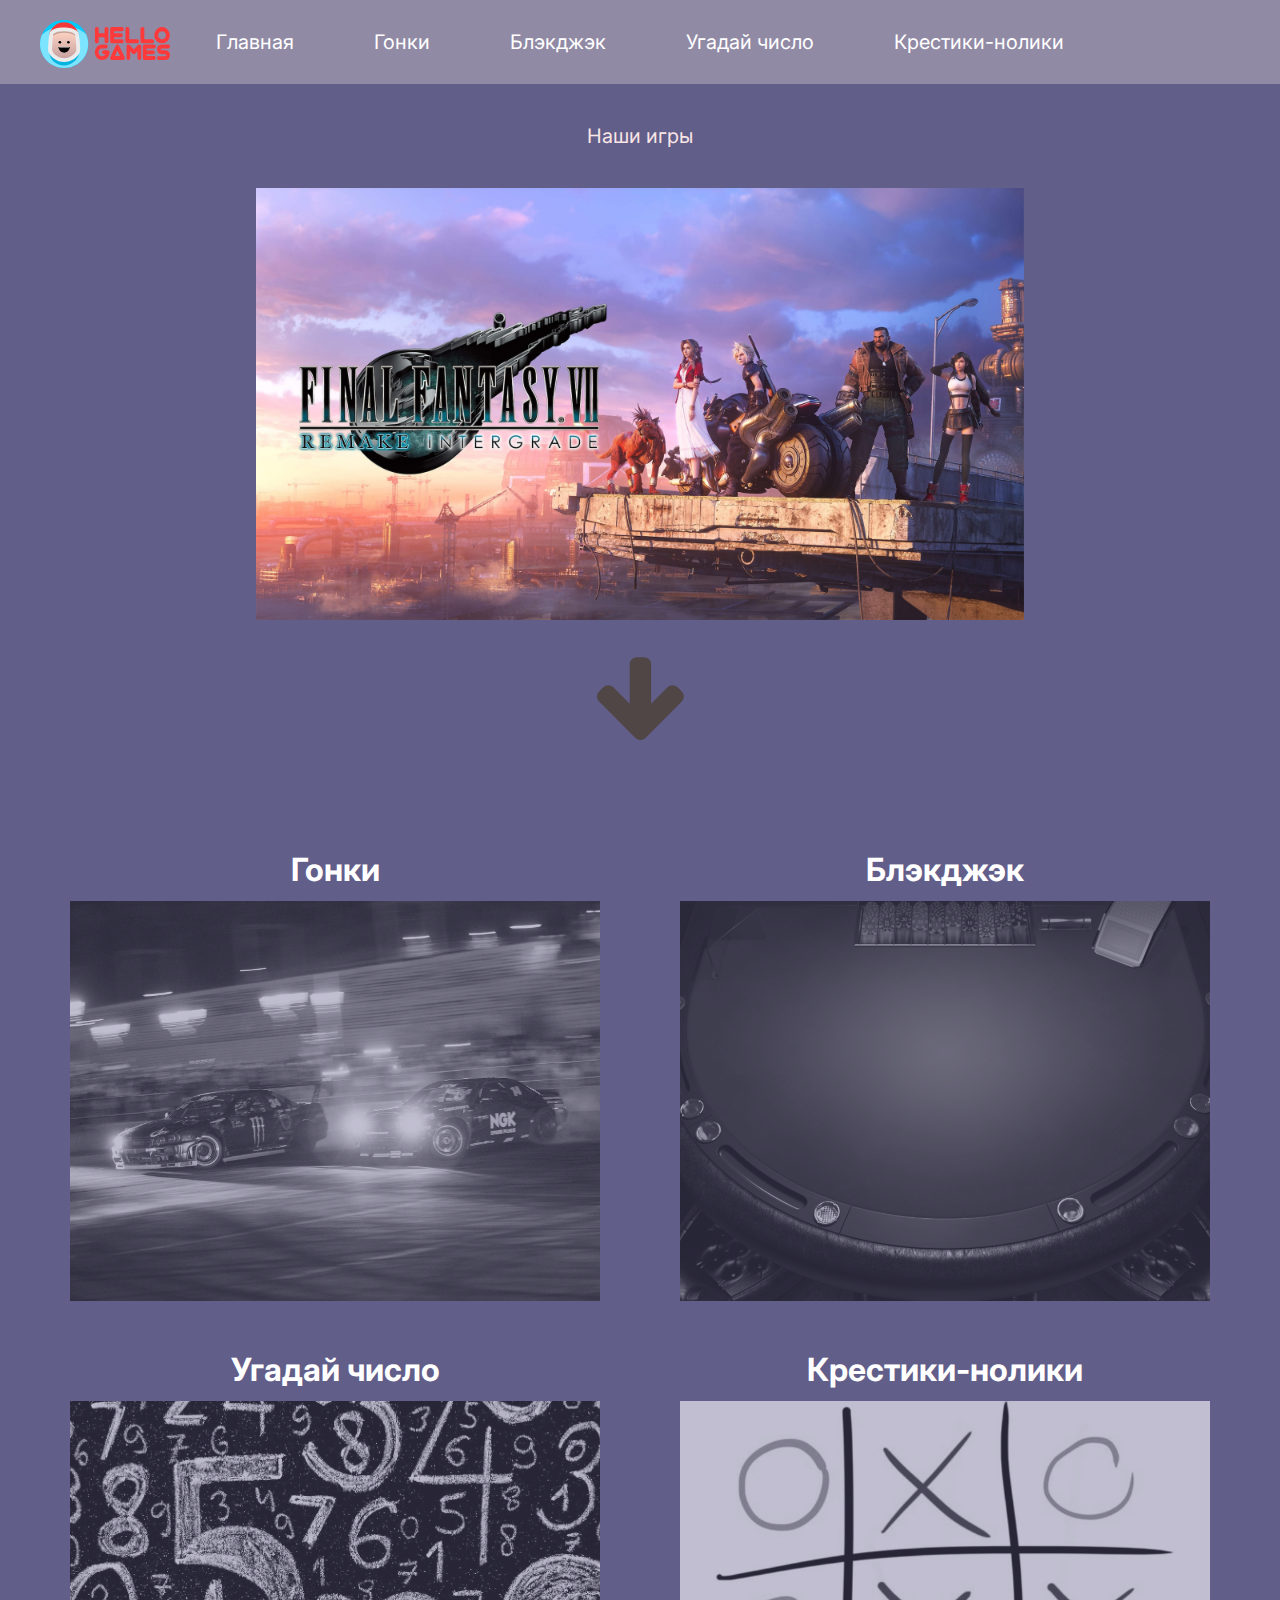
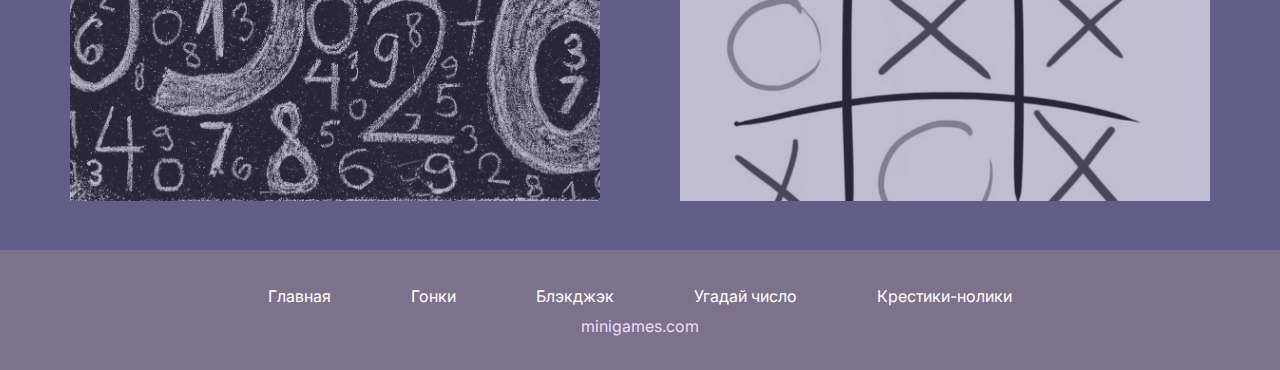
<file: index.html>
<!DOCTYPE html>
<html lang="en">
<head>
    <meta charset="UTF-8">
    <meta http-equiv="X-UA-Compatible" content="IE=edge">
    <meta name="viewport" content="width=device-width, initial-scale=1.0">
    <link rel="stylesheet" href="style.css">
    <link rel="stylesheet" href="font-awesome/css/font-awesome.min.css">
    <link rel="preconnect" href="https://fonts.googleapis.com">
    <link rel="preconnect" href="https://fonts.gstatic.com" crossorigin>
    <link href="https://fonts.googleapis.com/css2?family=Poppins:ital,wght@0,100;0,200;0,300;0,400;0,500;0,600;0,700;0,800;0,900;1,100;1,200;1,300;1,400;1,500;1,600;1,700;1,800;1,900&display=swap" rel="stylesheet">
    <link rel="preconnect" href="https://fonts.googleapis.com">
    <link rel="preconnect" href="https://fonts.gstatic.com" crossorigin>
    <link href="https://fonts.googleapis.com/css2?family=Inter:wght@100;200;300;400;500;600;700;800;900&display=swap" rel="stylesheet">
    <title>Document</title>
</head>
<body>
    <header>
    <img src="img/logo.svg" class="logo" alt="">
        <ul class="menu">
            <li><a href="index.html">Главная</a></li>
            <li><a href="race.html">Гонки</a></li>
            <li><a href="jack.html">Блэкджэк</a></li>
            <li><a href="guess.html">Угадай число</a></li>
            <li><a href="XO.html">Крестики-нолики</a></li>
        </ul>
    </header>
    <section class="slider">
        <h1>Наши игры</h1>
        <img src="img/slider.jpg" alt="">
    </section>
    <section class="main">
        <div class="top">
            <button class="arrow"><i class="fa fa-arrow-down" aria-hidden="true"></i></button>
        </div>
        <div class="down">
            <section class="firsthalf">
                <div class="item">
                    <h1>Гонки</h1>
                    <div class="demo1 demo">
                        <button><a href="race.html" class="play">Играть</a></button>
                    </div>
                </div>
                <div class="item">
                    <h1>Блэкджэк</h1>
                    <div class="demo2 demo">
                        <button><a href="jack.html" class="play">Играть</a></button>
                    </div>
                </div>
            </section>
            <section class="secondhalf">
                <div class="item">
                    <h1>Угадай число</h1>
                    <div class="demo3 demo">
                        <button><a href="guess.html" class="play">Играть</a></button>
                    </div>
                </div>
                <div class="item">
                    <h1>Крестики-нолики</h1>
                    <div class="demo4 demo">
                        <button><a href="XO.html" class="play">Играть</a></button>
                    </div>
                </div>
            </section>
        </div>
    </section>
    <footer>
      <div class="foot">
        <ul class="footer-menu">
            <li><a href="index.html">Главная</a></li>
            <li><a href="race.html">Гонки</a></li>
            <li><a href="jack">Блэкджэк</a></li>
            <li><a href="guess.html">Угадай число</a></li>
            <li><a href="XO.html">Крестики-нолики</a></li>
        </ul>
      </div>
        <p class="lik">minigames.com</p>
    </footer>
    <script src="script.js"></script>
</body>
</html>
</file>
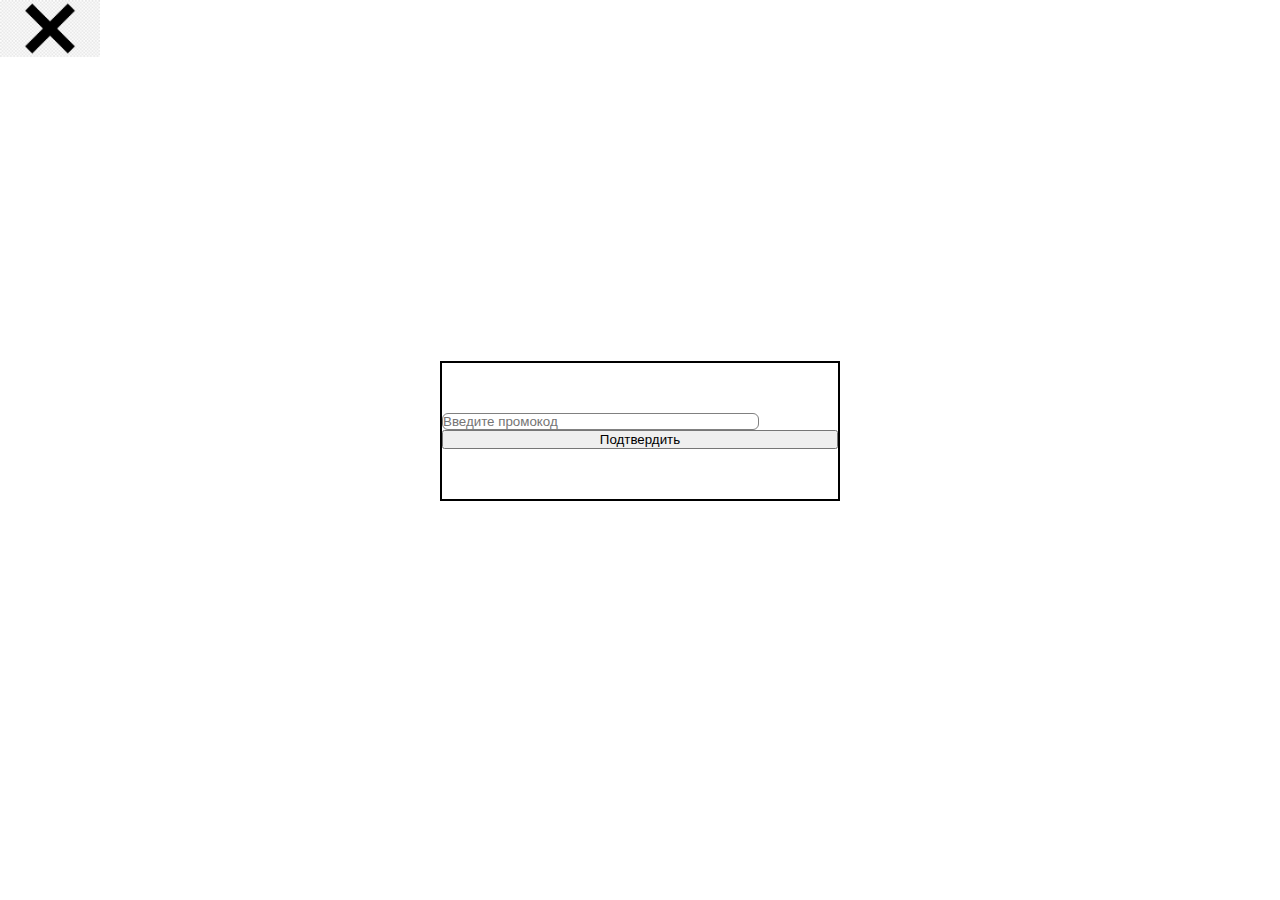
<file: promo.html>
<!DOCTYPE html>
<html lang="en">
<head>
    <meta charset="UTF-8">
    <meta http-equiv="X-UA-Compatible" content="IE=edge">
    <meta name="viewport" content="width=device-width, initial-scale=1.0">
    <link rel="stylesheet" href="promo.css">
    <title>промокод</title>
</head>
<body>
   
 <!--   <script src="script.js">
         <p>Ваши очки : <span class="money"></span> </p>
    </script>-->
    <div class="xo">
        <img src="img/XO.png" alt="" class="xos">
    </div>
    <div class="block">
        <input type="text" class="promocode" placeholder="Введите промокод">
        <button class="promo-ok">Подтвердить</button>
    </div>
    
    <script src="script.js"></script>
    <script type="module" src="promo.js"></script>
</body>
</html>
</file>
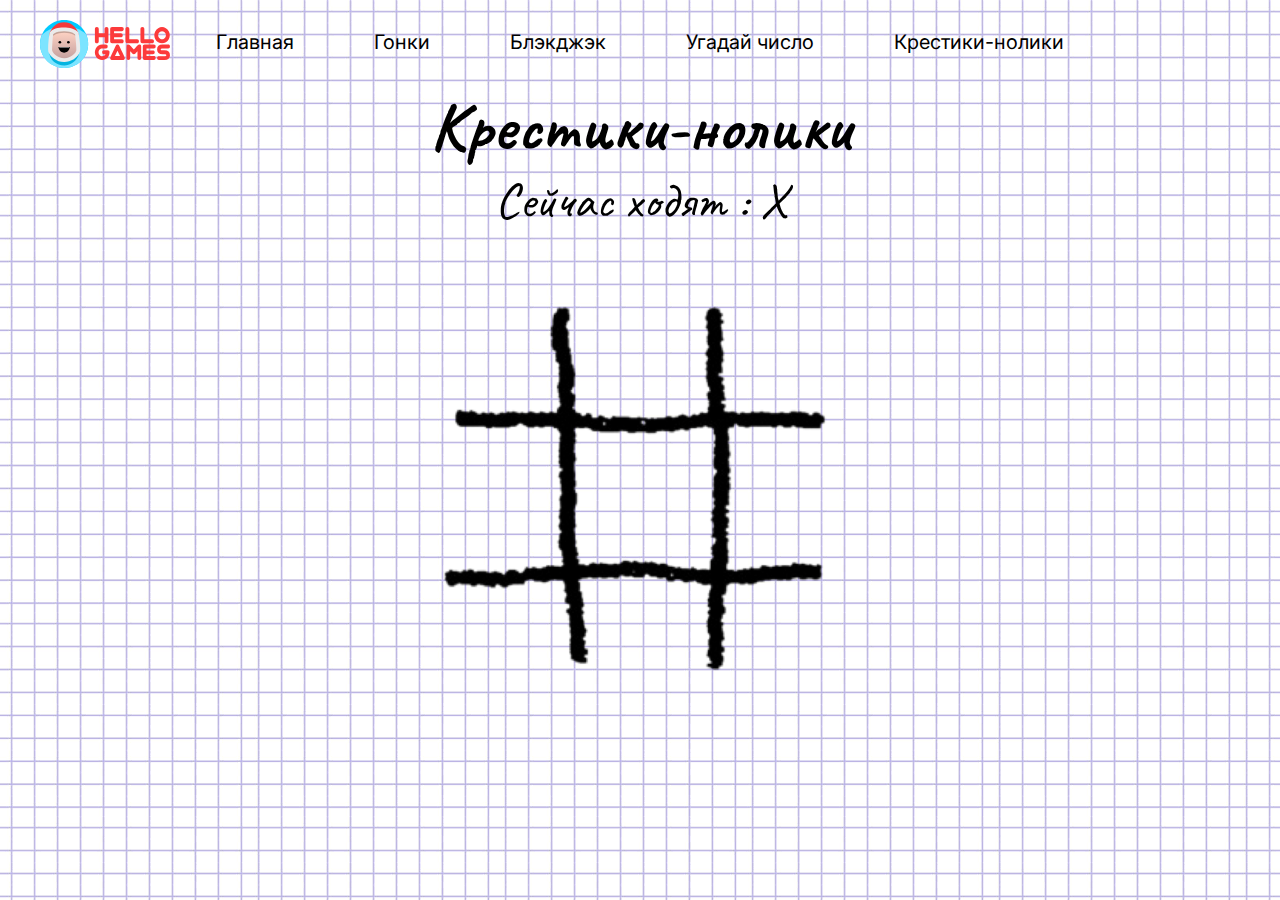
<file: XO.html>
<!DOCTYPE html>
<html lang="en">
<head>
    <meta charset="UTF-8">
    <meta http-equiv="X-UA-Compatible" content="IE=edge">
    <meta name="viewport" content="width=device-width, initial-scale=1.0">
    <link rel="stylesheet" href="XO.css">
    <link rel="stylesheet" href="font-awesome/css/font-awesome.min.css">
    <link rel="preconnect" href="https://fonts.googleapis.com">
    <link rel="preconnect" href="https://fonts.gstatic.com" crossorigin>
    <link href="https://fonts.googleapis.com/css2?family=Poppins:ital,wght@0,100;0,200;0,300;0,400;0,500;0,600;0,700;0,800;0,900;1,100;1,200;1,300;1,400;1,500;1,600;1,700;1,800;1,900&display=swap" rel="stylesheet">
    <link rel="preconnect" href="https://fonts.googleapis.com">
    <link rel="preconnect" href="https://fonts.gstatic.com" crossorigin>
    <link href="https://fonts.googleapis.com/css2?family=Inter:wght@100;200;300;400;500;600;700;800;900&display=swap" rel="stylesheet">
    <link rel="preconnect" href="https://fonts.googleapis.com">
    <link rel="preconnect" href="https://fonts.gstatic.com" crossorigin>
    <link href="https://fonts.googleapis.com/css2?family=Caveat:wght@400;500;600;700&display=swap" rel="stylesheet">
    <title>Крестики-нолики</title>
</head>
<body>
    <header>
        <img src="img/logo.svg" class="logo" alt="">
            <ul class="menu">
                <li><a href="index.html">Главная</a></li>
                <li><a href="race.html">Гонки</a></li>
                <li><a href="jack">Блэкджэк</a></li>
                <li><a href="guess.html">Угадай число</a></li>
                <li><a href="XO.html">Крестики-нолики</a></li>
            </ul>
            <div class="hamburger-menu">
                <img src="img/logo.svg" alt="">
                <input id="menu__toggle" type="checkbox"/>
                <label class="menu__btn" for="menu__toggle">
                <span></span>
                </label>
                <ul class="menu__box">
                    <li><a class="menu__item" href="index.html" style="color: #292727; text-decoration: none; font-size: 40px; font-family: 'Inter'; font-weight: 700; line-height: 2.1em;">Главная</a></li>                  
                    <li><a class="menu__item" href="race.html" style="color: #292727; text-decoration: none; font-size: 40px; font-family: 'Inter'; font-weight: 700; line-height: 2.1em">Гонки</a></li>                    
                    <li><a class="menu__item" href="jack.html" style="color: #292727; text-decoration: none; font-size: 40px; font-family: 'Inter'; font-weight: 700; line-height: 2.1em">Блэкджэк</a></li>                    
                    <li><a class="menu__item" href="guess.html" style="color: #292727; text-decoration: none; font-size: 40px; font-family: 'Inter'; font-weight: 700; line-height: 2.1em">Угадай число</a></li> 
                    <li><a class="menu__item" href="XO.html" style="color: #292727; text-decoration: none; font-size: 40px; font-family: 'Inter'; font-weight: 700; line-height: 2.1em">Крестики-нолики</a></li>                                     
                </ul>
            </div>
    </header>
    <h1 class="mainh1">Крестики-нолики</h1>
    <p class="who">Сейчас ходят : <span class="badge"></span></p>
    <!--<div class="main"> -->
        <div class="container">
            <div class="item"></div>
            <div class="item"></div>
            <div class="item"></div>
            <div class="item"></div>
            <div class="item"></div>
            <div class="item"></div>
            <div class="item"></div>
            <div class="item"></div>
            <div class="item"></div>
        </div> 
    <!--</div>-->
    <div class="iswinner"></div>
    <script src="XO.js"></script>
</body>
</html>
</file>
<file: style.css>
* {
    margin: 0;
    padding: 0;
    box-sizing: border-box;
}
body {
    font-family: 'Inter';
    background: #625e8a;
}
header {
    display: flex;
    justify-content: center;  
    background: #918aa5;
    width: 100%;
    justify-content: center;
    align-items: center;
}
header p {
    position: absolute;
    top: 30px;
    right: 120px;
    color: rgba(0,0,0,.38);
    font-family: 'Inter';
    font-size: 26px;
}
.logo {
    width: 130px;
    position: absolute;
    top: 20px;
    left: 40px;
}
.promo {
    position: absolute;
    top: 36px;
    right: 30px;
    width: 40px;
}
.promik {
    width: 40px;
}
.menu {
    display: flex;
    list-style: none;
    padding: 30px 0px;
}
.menu li {
    padding: 0px 60px;
    font-family: 'Poppins' ;
    color: #514646;
    font-size: 20px;
    font-family: 'Inter';
}
.menu li a {
    color: #fff;
}
.main {
    display: flex;
    justify-content: space-between;
}
.main h1 {
    font-family: 'Poppins';
    color: rgba(0,0,0,.38);
    text-align: center;
    font-size: 32px;
    color: #fff;
    font-family: 'Inter';
    padding-bottom: 12px;
}
.center-name {
    text-align: center;
    display: flex;
    justify-content: center;
}
.center-name h1 {
    color: rgba(0,0,0,.38);
    font-family: 'Inter';
}
.center-name hr {
    width: 100px;
}
.slider {
    display: flex;
    flex-direction: column;
    align-items: center;
}
.slider img {
    max-width: 60%;
}
.slider h1 {
    font-size: 20px;
    font-family: 'Inter';
    font-weight: 400;
    color: #f9e5e5;
    padding-top: 40px;
    padding-bottom: 40px;
}
.main {
    display: flex;
    flex-direction: column;
    align-items: center;
}
.top {
    padding-top: 30px;
}
.top i {
    font-size: 100px;
    color: #514646;
}
.top button {
    outline: none;
    border: none;
    background: none;
}
.down {
    padding-top: 100px;
}
.firsthalf {
    display: flex;
}
.secondhalf {
    display: flex;
}
.demo1 {
    background: url(img/race.jpg);
    transition: all 0.8s ease 0s;
    filter: grayscale(1);
}
.demo2 {
    background: url(img/blackjack.jpg);
    transition: all 0.8s ease 0s;
    filter: grayscale(1);
}
.demo3 {
    background:  url(img/guess.jfif);
    transition: all 0.8s ease 0s;
    filter: grayscale(1);
}
.demo4 {
    background-image: url(img/XO.jpg);
    transition: all 0.8s ease 0s;
    filter: grayscale(1);
}
.demo1:hover {
    background: url(img/race.jpg);
    background-size: cover;
    filter: grayscale(0);
}
.demo2:hover {
    background: url(img/blackjack.jpg);
    background-size: cover;
    filter: grayscale(0);
}
.demo3:hover {
    background: url(img/guess.jfif);
    background-size: cover;
    filter: grayscale(0);
}
.demo4:hover {
    background: url(img/XO.jpg);
    background-size: cover;
    filter: grayscale(0);
}
.demo {
    background-size: cover;
    height: 400px;
    opacity: 0.6;
    display: flex;
    flex-direction: column;
    justify-content: center;
    align-items: center;
}
.play {
    display: none;
    transition: 5s;
}
.item:hover .play {
    display: block;
}
.item {
    width: 530px;
    height: 500px;
    margin: 0px 40px;
}
.play {
    background: #918aa5;
    border: none;
    outline: none;
    border-radius: 10px;
    padding: 16px 50px;
    color: #fff;
    font-size: 30px;
}
.demo button {
    border: none;
    outline: none;
}
a {
    text-decoration: none;
    color: #000;
}
footer {
    background-color: #7d718c;
    height: 120px;
    color: aliceblue;
    padding: 36px;
}
.foot {
    display: flex;
    justify-content: center;
    align-items: center;
}
.footer-menu {
    display: flex;
    flex-direction: row;
    list-style: none;
}
.footer-menu li {
    padding: 0px 40px;
    color: #fff;
}
.footer-menu li a {
    color: #fff;
}
.lik {
    text-align: center;
    padding-top: 10px;
    color: rgb(239 218 255);
}
@media(max-width:1440px) {
    .menu li {
        padding: 0px 40px;
    }
}
@media(max-width:1260px) {
    .menu li a {
        font-size: 18px;
    }
    .menu li {
        padding: 0px 30px;
    }
}
@media(max-width:1140px) {
    .menu {
        padding-top: 30px;
        padding-bottom: 30px;
        padding-left: 100px;
    }
}
@media(max-width:1024px) {
    .menu {
        padding-left: 150px;
    }
    .menu li a {
        font-size: 16px;
    }
}
@media(max-width:898px) {
    .menu li {
        padding: 0px 20px;
    }
}
@media(max-width:826px) {
    .menu li {
        padding: 0px 16px;
    }
    .logo {
        left: 20px;
    }
}
@media(max-width: 768px) {
    .menu {
        display: none;
    }
    .hamburger-menu img {
        position: fixed;
        top:0px;
        left:20px; 
    }
    .hamburger-menu {
        display: block;
        z-index: 7;
        height: 100px;
        width: 100%;
        position: fixed;
    }
    #menu__toggle {
        opacity:0;
    }
    .menu__btn {
        display: flex;
        align-items: center;
        position: fixed;
        top:20px;
        right:20px;
        width:20px;
        height:20px;
        cursor:pointer;
        z-index:1;
    }
    .menu_item {
        color: #ffffff;
        text-decoration: none;
    }
    .menu__btn > span, .menu__btn > span::before, .menu__btn > span::after {
        display: block;
        position:absolute;
        float: right;
        width: 100%;
        height: 2px;
        background-color: #f7f0f0;
        transition-duration:0.25s ;
    }
    .menu__btn > span::before {
        content: '';
        top:-8px;  
    }
    .menu__btn > span::after {
        content: '';
        top: 8px;  
    }
    .menu__box {
        display: block;
        position:fixed;
        visibility: hidden;
        top:0;
        left:-100%;
        height:100%;
        width:100%;
        margin:0;
        padding:80px 0px;
        list-style: none;
        text-align: center;
        background-color: #161515;
        color: #ffffff;
        box-shadow: 1px 0px 6px rgba(0, 0 , 0, 0.2);
        transition-duration: 0.25s;
    }
    .menu_item {
        display: block;
        padding:12px 24px;
        color:rgb(255, 255, 255);
        font-size:20px;
        font-weight: 600;
        text-decoration: none;
        transition-duration:0.25s;
    }
    .menu_item:hover {
        background-color: #CFD8DC;
    }
    #menu__toggle:checked ~ .menu__btn > span {
        transform: rotate(45deg);
    }
    #menu__toggle:checked ~ .menu__btn > span::before {
        transform: rotate(0deg);
        top:0;
    }
    #menu__toggle:checked ~ .menu__btn > span::after {
        transform: rotate(90deg);
        top:0;
    }
    #menu__toggle:checked ~ .menu__box {
        visibility: visible;
        left:0;
    }
}
</file>
<file: promo.css>
* {
    margin: 0;
    padding: 0;
    box-sizing: border-box;
}
body {
    font-family: 'Poppins';
    background: #ffffff;
}
.block {
    margin: 300px auto;
    width: 400px;
    height: 140px;
    border: 2px solid black;
    display: flex;
    flex-direction: column;
    justify-content: center;
}
input {
    width: 80%;
    border-radius: 6px;
    border: 1px grey solid;
}
.xo img {
    width: 100px;
}
</file>
<file: XO.css>
* {
    margin: 0;
    padding: 0;
    box-sizing: border-box;
}
body {
    font-family: 'Inter';
    background-image: url(img/Xobg.png);
    font-family: 'Caveat';
    text-align: center;
}
header {
    display: flex;
    justify-content: center;  
    background-image: url(img/Xobg.png);
    width: 100%;
    justify-content: center;
    align-items: center;
}
.hamburger-menu {
    display: none;
}
header p {
    position: absolute;
    top: 30px;
    right: 120px;
    color: rgba(0,0,0,.38);
    font-family: 'Inter';
    font-size: 26px;
}
.logo {
    width: 130px;
    position: absolute;
    top: 20px;
    left: 40px;
}
.menu {
    display: flex;
    list-style: none;
    padding: 30px 0px;
}
.menu li {
    padding: 0px 60px;
    font-family: 'Poppins' ;
    color: #514646;
    font-size: 20px;
    font-family: 'Inter';
}
.menu li a {
    color: rgb(0, 0, 0);
}
a {
    text-decoration: none;
    color: #000;
}
.container {
    background-image: url(img/XO.png.PNG);
    background-size: 100%;
    display: flex;
    flex-wrap: wrap;
    width: 400px;
    height: 400px;
    justify-content: center;
    margin:5% auto;
}
.item {
    border-radius: 5px;
    border:0px black solid;
    display: flex;
    flex-basis: 33%;
    justify-content: center;
    align-items: center;
    height: 133px;
}
h1 {
    font-size: 68px;
}
p {
    font-size: 50px;
}
span {
    font-size: 50px;
}
.cross {
    font-size: 70px;
    color: blue;
}
.zero {
    font-size: 70px;
    color: crimson;
}
.iswinner {
    font-size: 100px;
}
.line1 {
    z-index: 2;
    position: absolute;
    display: flex;
    justify-content: center;
    top: 188px;
    width: 528px;
    height: 400px;
    background-size:cover ;
}
.line2 {
    z-index: 2;
    position: absolute;
    display: flex;
    justify-content: center;
    top: 325px;
    width: 528px;
    height: 400px;
    background-size:cover ;
}
.line3 {
    z-index: 2;
    position: absolute;
    display: flex;
    justify-content: center;
    top: 459px;
    width: 528px;
    height: 400px;
    background-size:cover ;
}
.line4 {
    transform: rotate(270deg);
    z-index: 2;
    position: absolute;
    display: flex;
    justify-content: center;
    top: 300px;
    margin: 0px -116px;
    width: 528px;
    height: 400px;
    background-size:cover ;
}
.line5 {
    transform: rotate(270deg);
    z-index: 2;
    position: absolute;
    display: flex;
    justify-content: center;
    top: 300px;
    margin: 0px 11px;
    width: 528px;
    height: 400px;
    background-size:cover ;
}
.line6 {
    transform: rotate(270deg);
    z-index: 2;
    position: absolute;
    display: flex;
    justify-content: center;
    top: 300px;
    margin: 0px 140px;
    width: 528px;
    height: 400px;
    background-size:cover ;
}
.line7 {
    transform: rotate(225deg);
    z-index: 2;
    position: absolute;
    display: flex;
    justify-content: center;
    top: 454px;
    width: 565px;
    height: 180px;
    background-size:cover ;
}
.line8 {
    transform: rotate(135deg);
    z-index: 2;
    position: absolute;
    display: flex;
    justify-content: center;
    top: 462px;
    width: 565px;
    height: 180px;
    background-size:cover ;
}
.main {
    display: flex;
    justify-content: center;
}
@media(max-width:1600px) {
    .line1 {
        top: 177px;
    }
    .line2 {
        top: 320px;
    }
    .line3 {
        top: 446px;
    }
    .line4 {
        top: 287px;
    }
    .line5 {
        top: 287px;
    }
    .line6 {
        top: 287px;
    }
}
@media(max-width:1440px) {
    .menu li {
        padding: 0px 40px;
    }
    .line7 {
        top: 423px;
    }
    .line8 {
        top: 441px;
    }
    .line2 {
        top: 309px;
    }
    .line3 {
        top: 440px;
    }
    .line4 {
        top: 280px;
    }
    .line5 {
        top: 280px;
    }
    .line6 {
        top: 280px;
    }
}
@media(max-width:1260px) {
    .menu li a {
        font-size: 18px;
    }
    .menu li {
        padding: 0px 30px;
    }
    .line1 {
        top: 167px;
    }
    .line3 {
        top: 425px;
    }
    .line4 {
        top: 265px;
    }
    .line5 {
        top: 265px;
    }
    .line6 {
        top: 265px;
    }
}
@media(max-width:1140px) {
    .menu {
        padding-top: 30px;
        padding-bottom: 30px;
        padding-left: 100px;
    }
    .line2 {
        top: 295px;
    }
}
@media(max-width:1024px) {
    .menu {
        padding-left: 150px;
    }
    .menu li a {
        font-size: 16px;
    }
    .line7 {
        top: 405px;
    }
    .line8 {
        top: 416px;
    }
    .line1 {
        top: 150px;
    }
    .line2 {
        top: 287px;
    }
    .line3 {
        top: 414px;
    }
    .line4 {
        top: 254px;
    }
    .line5 {
        top: 254px;
    }
    .line6 {
        top: 254px;
    }
}
@media(max-width:898px) {
    .menu li {
        padding: 0px 20px;
    }
    .iswinner {
        font-size: 70px;
    }
}
@media(max-width:826px) {
    .menu li {
        padding: 0px 16px;
    }
    .logo {
        left: 20px;
    }
}
@media(max-width: 768px) {
    .menu {
        display: none;
    }
    .mainh1 {
        margin-top: 100px;
    }
    .hamburger-menu img {
        position: fixed;
        top:0px;
        left:20px; 
        display: none;
    }
    .hamburger-menu {
        display: block;
        z-index: 7;
        height: 100px;
        width: 100%;
        position: fixed;
    }
    #menu__toggle {
        opacity:0;
    }
    .menu__btn {
        display: flex;
        align-items: center;
        position: fixed;
        top:20px;
        right:20px;
        width:20px;
        height:20px;
        cursor:pointer;
        z-index:1;
        color: rgb(49, 47, 47);
    }
    .menu__item {
        color: #1f1f1f;
        text-decoration: none;
        font-family: 'Inter';
    }
    .menu__btn > span, .menu__btn > span::before, .menu__btn > span::after {
        display: block;
        position:absolute;
        float: right;
        width: 100%;
        height: 2px;
        background-color: #000000;
        transition-duration:0.25s ;
    }
    .menu__btn > span::before {
        content: '';
        top:-8px;  
    }
    .menu__btn > span::after {
        content: '';
        top: 8px;  
    }
    .menu__box {
        display: block;
        position:fixed;
        visibility: hidden;
        top:0;
        left:-100%;
        height:100%;
        width:100%;
        margin:0;
        padding:80px 0px;
        list-style: none;
        text-align: center;
        background-image: url(img/Xobg.png);
        color: #272626;
        box-shadow: 1px 0px 6px rgba(0, 0 , 0, 0.2);
        transition-duration: 0.25s;
    }
    .menu_item {
        display: block;
        padding:12px 24px;
        color:rgb(46, 45, 45);
        font-size:20px;
        font-weight: 600;
        text-decoration: none;
        transition-duration:0.25s;
    }
    .menu_item:hover {
        background-color: #CFD8DC;
    }
    #menu__toggle:checked ~ .menu__btn > span {
        transform: rotate(45deg);
    }
    #menu__toggle:checked ~ .menu__btn > span::before {
        transform: rotate(0deg);
        top:0;
    }
    #menu__toggle:checked ~ .menu__btn > span::after {
        transform: rotate(90deg);
        top:0;
    }
    #menu__toggle:checked ~ .menu__box {
        visibility: visible;
        left:0;
    }
}
@media(max-width: 700px) {
    .line6 {
        margin: 0px;
        margin-left: 67px;
        top: 364px;
        height: 170px;
        width: 500px;
    }
}
@media(max-width: 546px) {
    .iswinner {
        font-size: 50px;
    }
    .line1 {
        width: 464px;
        height: 336px;
        margin-left: 10px;
        top: 176px;
    }
    .line2 {
        width: 464px;
        height: 336px;
        margin-left: 10px;
        top: 310px;
    }
    .line3 {
        width: 464px;
        height: 336px;
        margin-left: 10px;
        top: 444px;
    }
    .line7 {
        top: 432px;
        width: 504px;
        height: 130px;
    }
    .line8 {
        top: 420px;
        width: 504px;
        height: 130px;
    }
}
@media(max-width: 500px) {
    .mainh1 {
        font-size: 54px;
    }
    .who {
        font-size: 42px;
    }
    .item {
        height: 100px;
    }
    .container {
        width: 300px;
        height: 300px;
    }
    .zero {
        font-size: 50px;
    }
    .cross {
        font-size: 50px;
    }
    .line1 {
        width: 352px;
        height: 267px;
        margin-left: 14px;
        top: 174px;
    }
    .line2 {
        width: 352px;
        height: 267px;
        margin-left: 14px;
        top: 274px;
    }
    .line3 {
        width: 352px;
        height: 267px;
        margin-left: 14px;
        top: 374px;
    }
    .line4 {
        margin: 0px -89px;
        width: 370px;
        height: 275px;
        top: 254px;
    }
    .line5 {
        margin: 0px 9px;
        width: 370px;
        height: 275px;
        top: 254px;
    }
    .line6 {
        margin: 0px;
        margin-left: 61px;
        top: 340px;
        height: 100px;
        width: 360px;
    }
    .line7 {
        top: 358px;
        width: 400px;
        height: 106px;
    }
    .line8 {
        top: 372px;
        width: 412px;
        height: 106px;
    }
}
</file>
